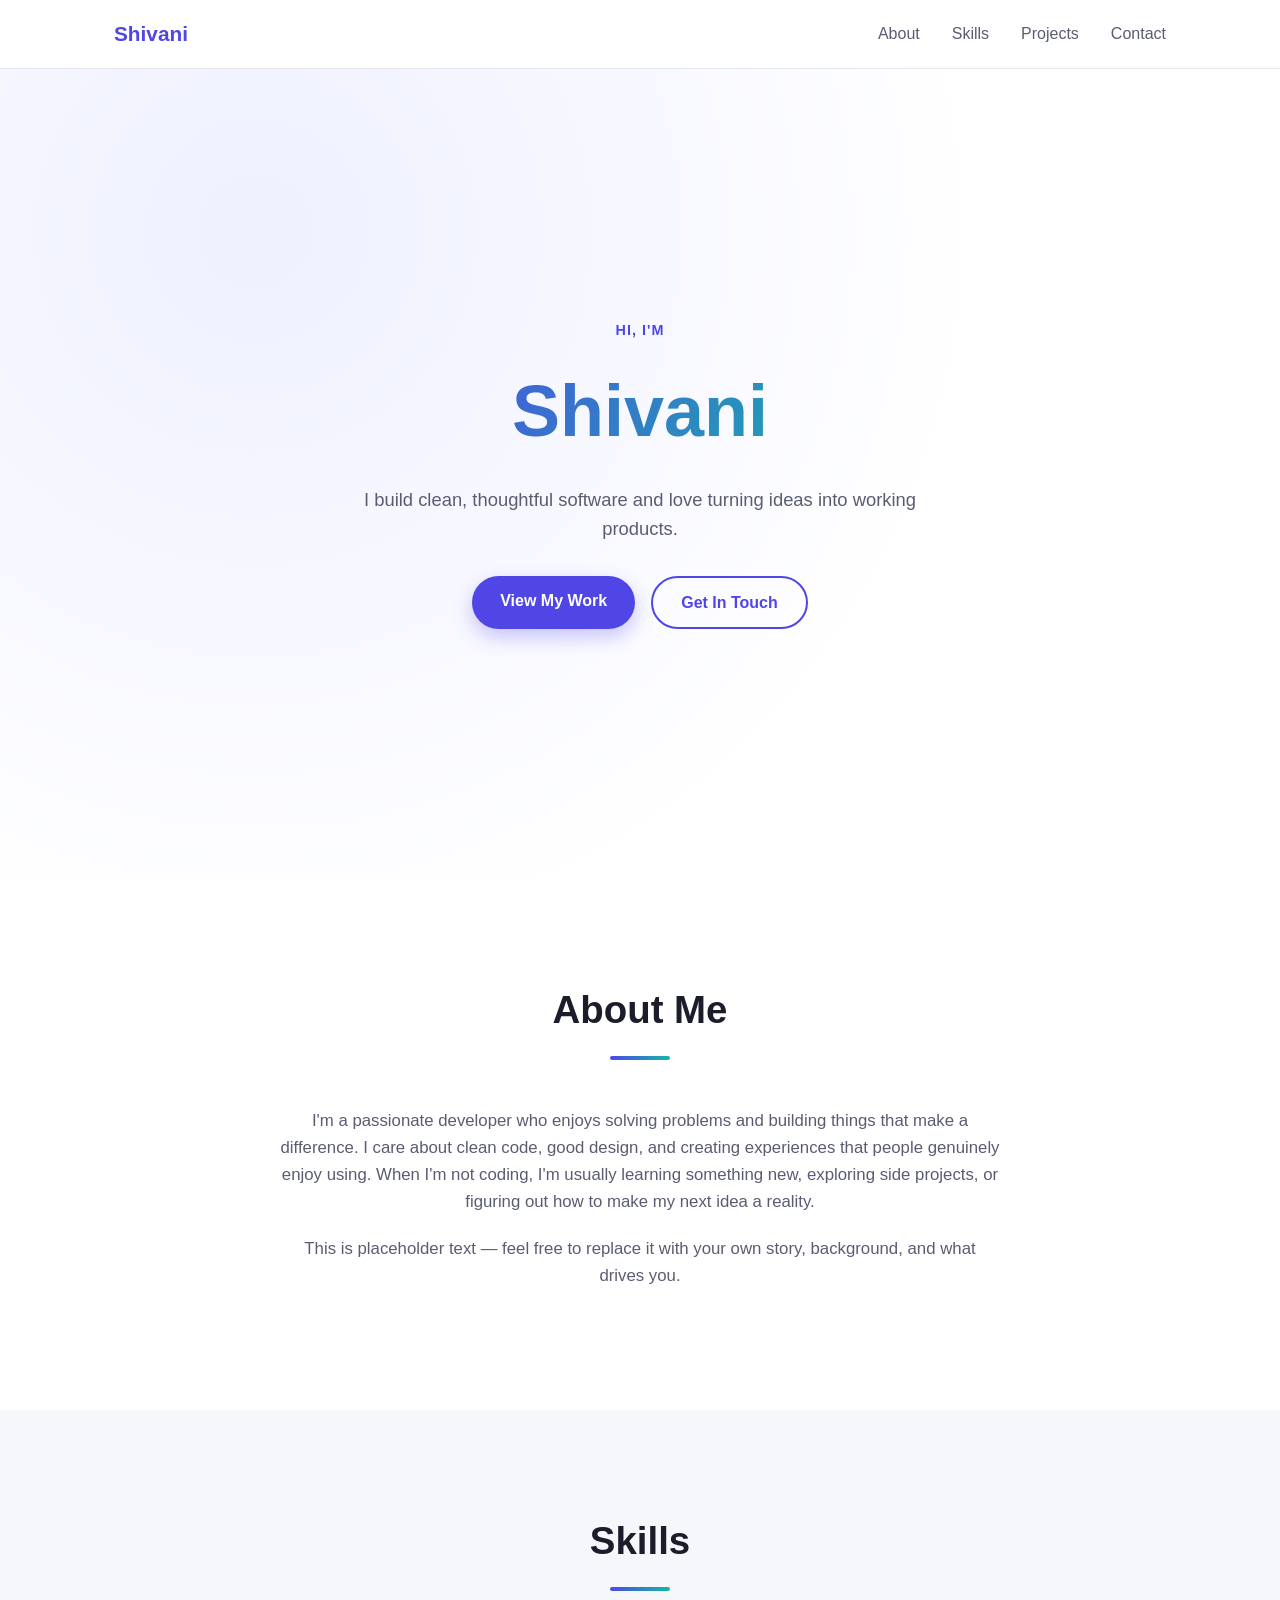
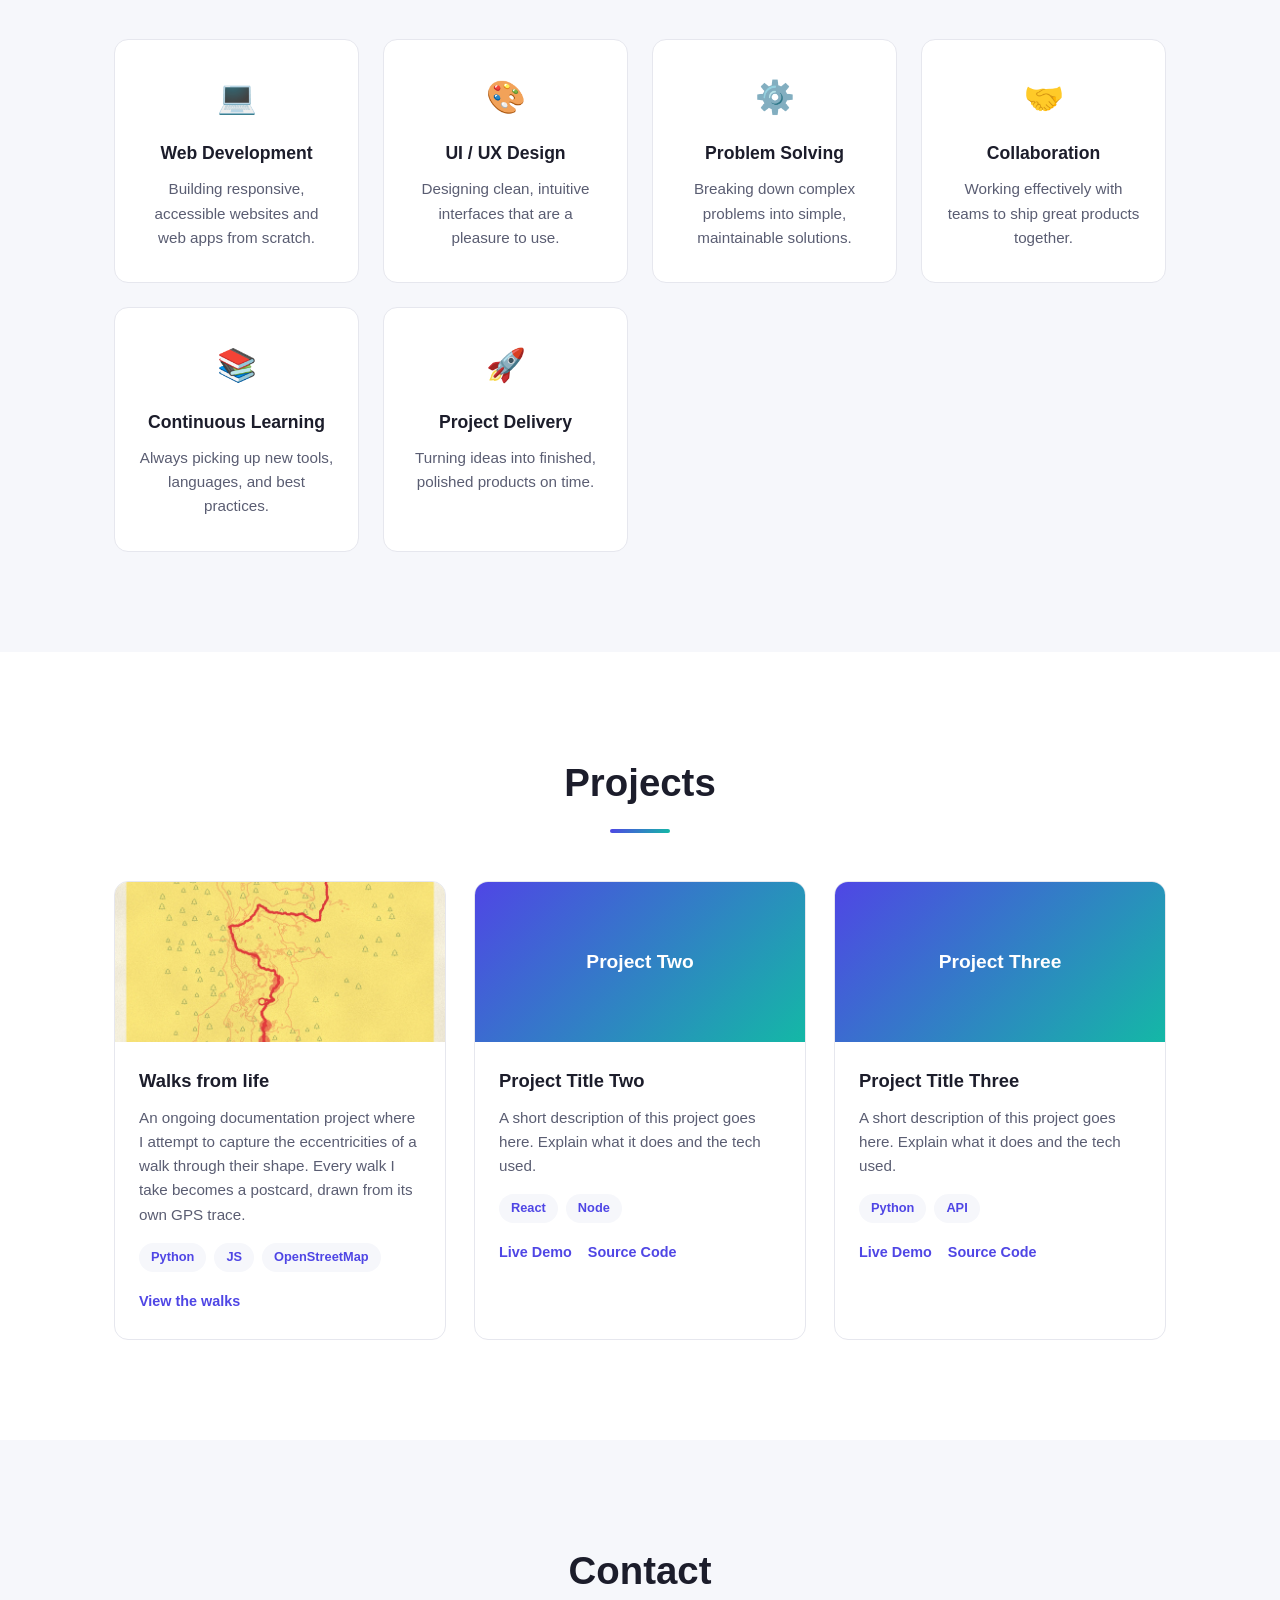
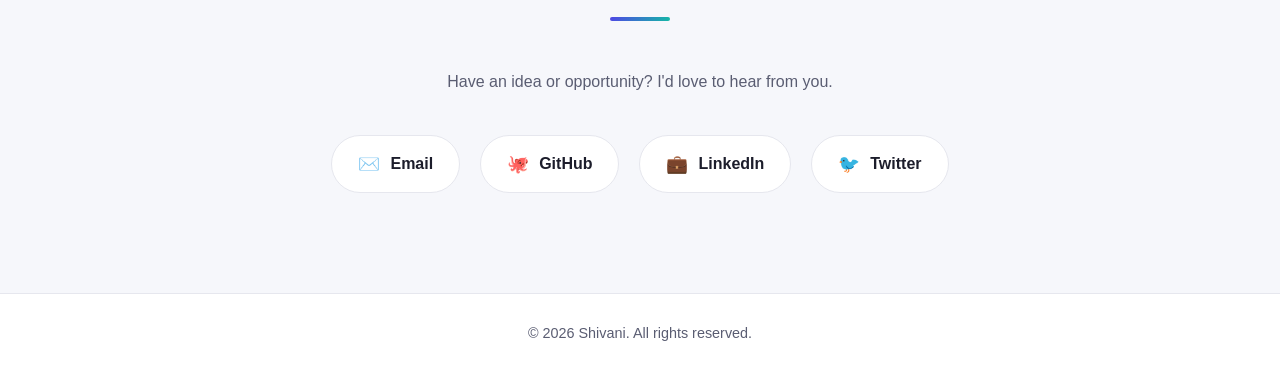
<file: index.html>
<!DOCTYPE html>
<html lang="en">
<head>
<meta charset="UTF-8">
<meta name="viewport" content="width=device-width, initial-scale=1.0">
<title>Shivani | Portfolio</title>
<link rel="stylesheet" href="style.css">
</head>
<body>

<header class="navbar">
  <div class="container nav-inner">
    <a href="#hero" class="logo">Shivani</a>
    <button class="nav-toggle" id="navToggle" aria-label="Toggle navigation" aria-expanded="false">
      <span></span>
      <span></span>
      <span></span>
    </button>
    <nav class="nav-links" id="navLinks">
      <a href="#about">About</a>
      <a href="#skills">Skills</a>
      <a href="#projects">Projects</a>
      <a href="#contact">Contact</a>
    </nav>
  </div>
</header>

<main>
  <section id="hero" class="hero">
    <div class="container hero-inner">
      <p class="hero-eyebrow">Hi, I'm</p>
      <h1 class="hero-name">Shivani</h1>
      <p class="hero-tagline">I build clean, thoughtful software and love turning ideas into working products.</p>
      <div class="hero-actions">
        <a href="#projects" class="btn btn-primary">View My Work</a>
        <a href="#contact" class="btn btn-outline">Get In Touch</a>
      </div>
    </div>
  </section>

  <section id="about" class="section">
    <div class="container">
      <h2 class="section-title">About Me</h2>
      <div class="about-content">
        <p>
          I'm a passionate developer who enjoys solving problems and building things that make a
          difference. I care about clean code, good design, and creating experiences that people
          genuinely enjoy using. When I'm not coding, I'm usually learning something new, exploring
          side projects, or figuring out how to make my next idea a reality.
        </p>
        <p>
          This is placeholder text — feel free to replace it with your own story, background,
          and what drives you.
        </p>
      </div>
    </div>
  </section>

  <section id="skills" class="section section-alt">
    <div class="container">
      <h2 class="section-title">Skills</h2>
      <div class="skills-grid">
        <div class="skill-card">
          <div class="skill-icon">💻</div>
          <h3>Web Development</h3>
          <p>Building responsive, accessible websites and web apps from scratch.</p>
        </div>
        <div class="skill-card">
          <div class="skill-icon">🎨</div>
          <h3>UI / UX Design</h3>
          <p>Designing clean, intuitive interfaces that are a pleasure to use.</p>
        </div>
        <div class="skill-card">
          <div class="skill-icon">⚙️</div>
          <h3>Problem Solving</h3>
          <p>Breaking down complex problems into simple, maintainable solutions.</p>
        </div>
        <div class="skill-card">
          <div class="skill-icon">🤝</div>
          <h3>Collaboration</h3>
          <p>Working effectively with teams to ship great products together.</p>
        </div>
        <div class="skill-card">
          <div class="skill-icon">📚</div>
          <h3>Continuous Learning</h3>
          <p>Always picking up new tools, languages, and best practices.</p>
        </div>
        <div class="skill-card">
          <div class="skill-icon">🚀</div>
          <h3>Project Delivery</h3>
          <p>Turning ideas into finished, polished products on time.</p>
        </div>
      </div>
    </div>
  </section>

  <section id="projects" class="section">
    <div class="container">
      <h2 class="section-title">Projects</h2>
      <div class="projects-grid">
        <div class="project-card">
          <div class="project-thumb" style="padding: 0;">
            <img src="assets/walks-thumb.webp"
                 alt="A postcard of a walk, its route drawn in red across a yellow map"
                 loading="lazy" decoding="async"
                 style="width: 100%; height: 100%; object-fit: cover; display: block;">
          </div>
          <div class="project-body">
            <h3>Walks from life</h3>
            <p>An ongoing documentation project where I attempt to capture the
               eccentricities of a walk through their shape. Every walk I take
               becomes a postcard, drawn from its own GPS trace.</p>
            <div class="project-tags">
              <span>Python</span>
              <span>JS</span>
              <span>OpenStreetMap</span>
            </div>
            <div class="project-links">
              <a href="https://walks-from-life.vercel.app" target="_blank" rel="noopener noreferrer" class="project-link">View the walks</a>
            </div>
          </div>
        </div>
        <div class="project-card">
          <div class="project-thumb">Project Two</div>
          <div class="project-body">
            <h3>Project Title Two</h3>
            <p>A short description of this project goes here. Explain what it does and the tech used.</p>
            <div class="project-tags">
              <span>React</span>
              <span>Node</span>
            </div>
            <div class="project-links">
              <a href="#" class="project-link">Live Demo</a>
              <a href="#" class="project-link">Source Code</a>
            </div>
          </div>
        </div>
        <div class="project-card">
          <div class="project-thumb">Project Three</div>
          <div class="project-body">
            <h3>Project Title Three</h3>
            <p>A short description of this project goes here. Explain what it does and the tech used.</p>
            <div class="project-tags">
              <span>Python</span>
              <span>API</span>
            </div>
            <div class="project-links">
              <a href="#" class="project-link">Live Demo</a>
              <a href="#" class="project-link">Source Code</a>
            </div>
          </div>
        </div>
      </div>
    </div>
  </section>

  <section id="contact" class="section section-alt">
    <div class="container">
      <h2 class="section-title">Contact</h2>
      <p class="contact-intro">Have an idea or opportunity? I'd love to hear from you.</p>
      <div class="contact-links">
        <a href="mailto:shubhisingh47@gmail.com" class="contact-link">
          <span class="contact-icon">✉️</span> Email
        </a>
        <a href="https://github.com/Shivanigans" target="_blank" rel="noopener noreferrer" class="contact-link">
          <span class="contact-icon">🐙</span> GitHub
        </a>
        <a href="https://www.linkedin.com/" target="_blank" rel="noopener noreferrer" class="contact-link">
          <span class="contact-icon">💼</span> LinkedIn
        </a>
        <a href="https://twitter.com/" target="_blank" rel="noopener noreferrer" class="contact-link">
          <span class="contact-icon">🐦</span> Twitter
        </a>
      </div>
    </div>
  </section>
</main>

<footer class="footer">
  <div class="container">
    <p>&copy; <span id="year"></span> Shivani. All rights reserved.</p>
  </div>
</footer>

<button id="backToTop" class="back-to-top" aria-label="Back to top">↑</button>

<script src="script.js"></script>
</body>
</html>
</file>
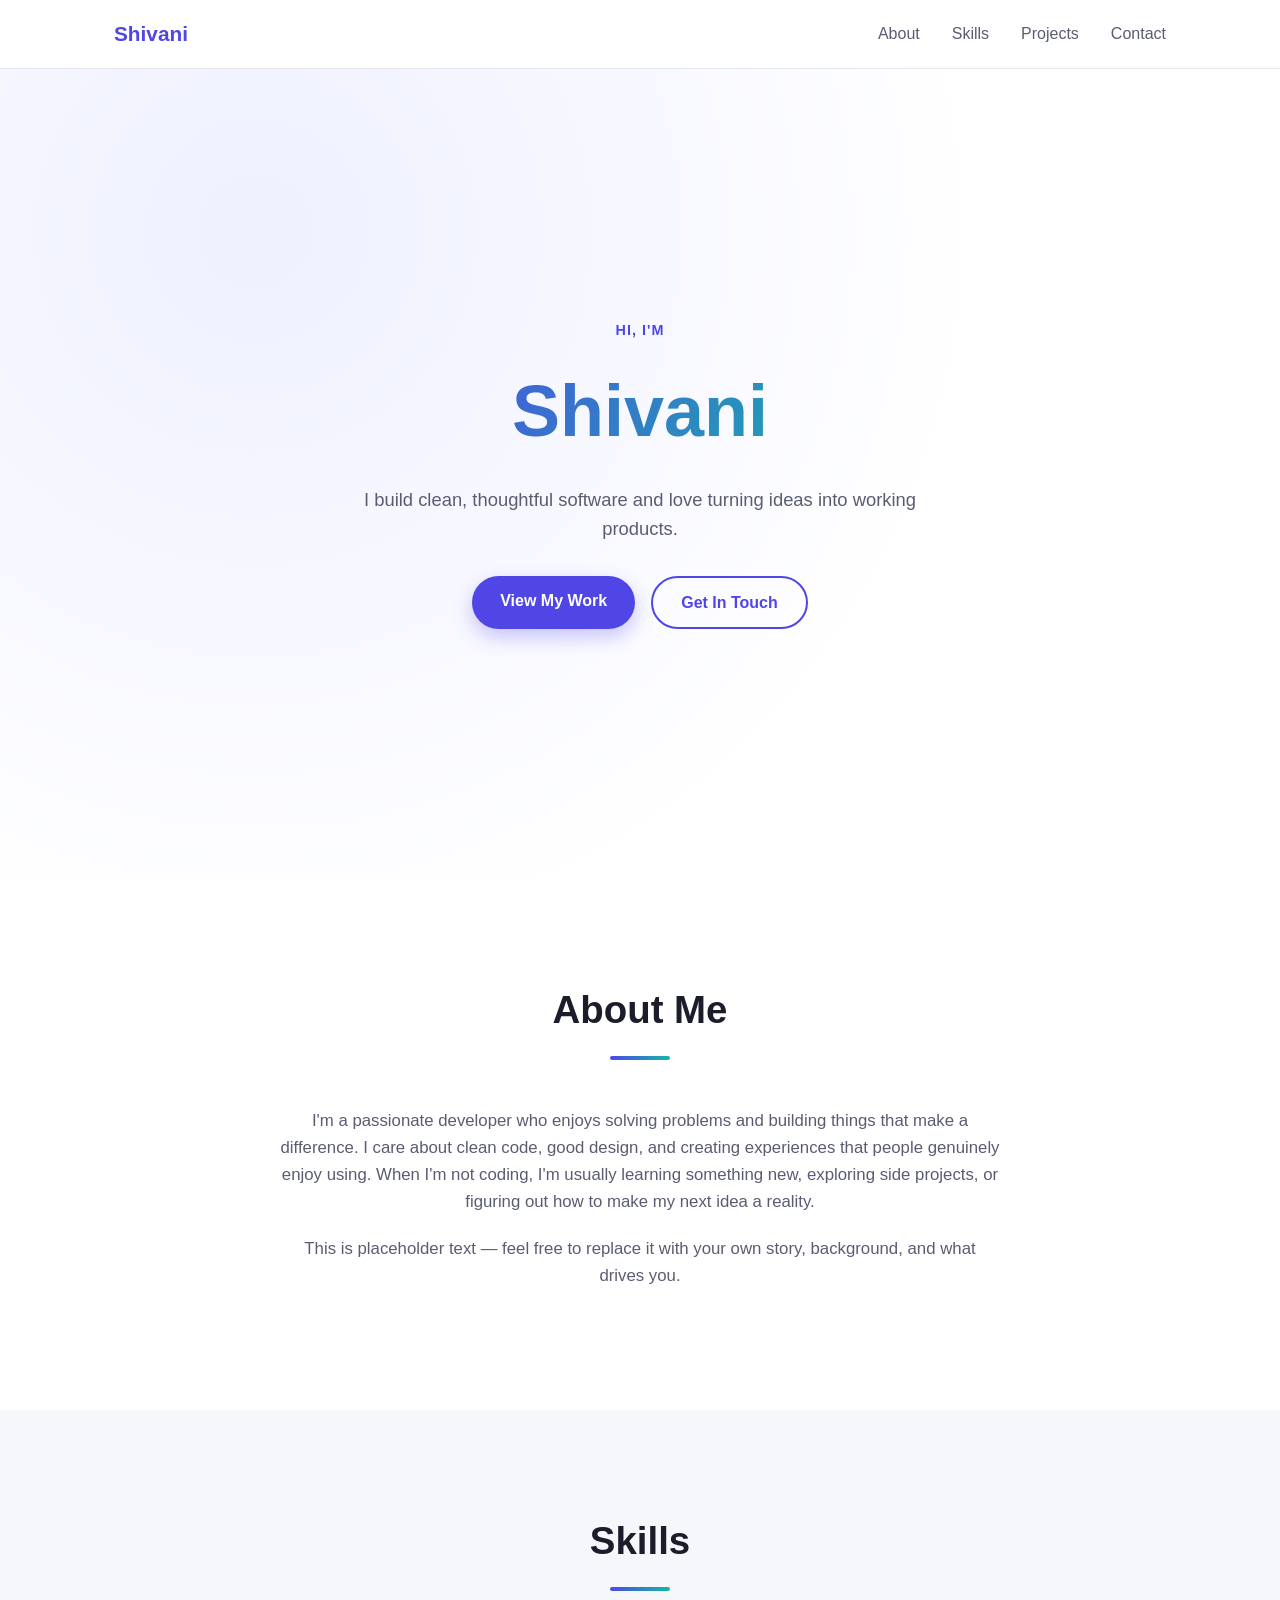
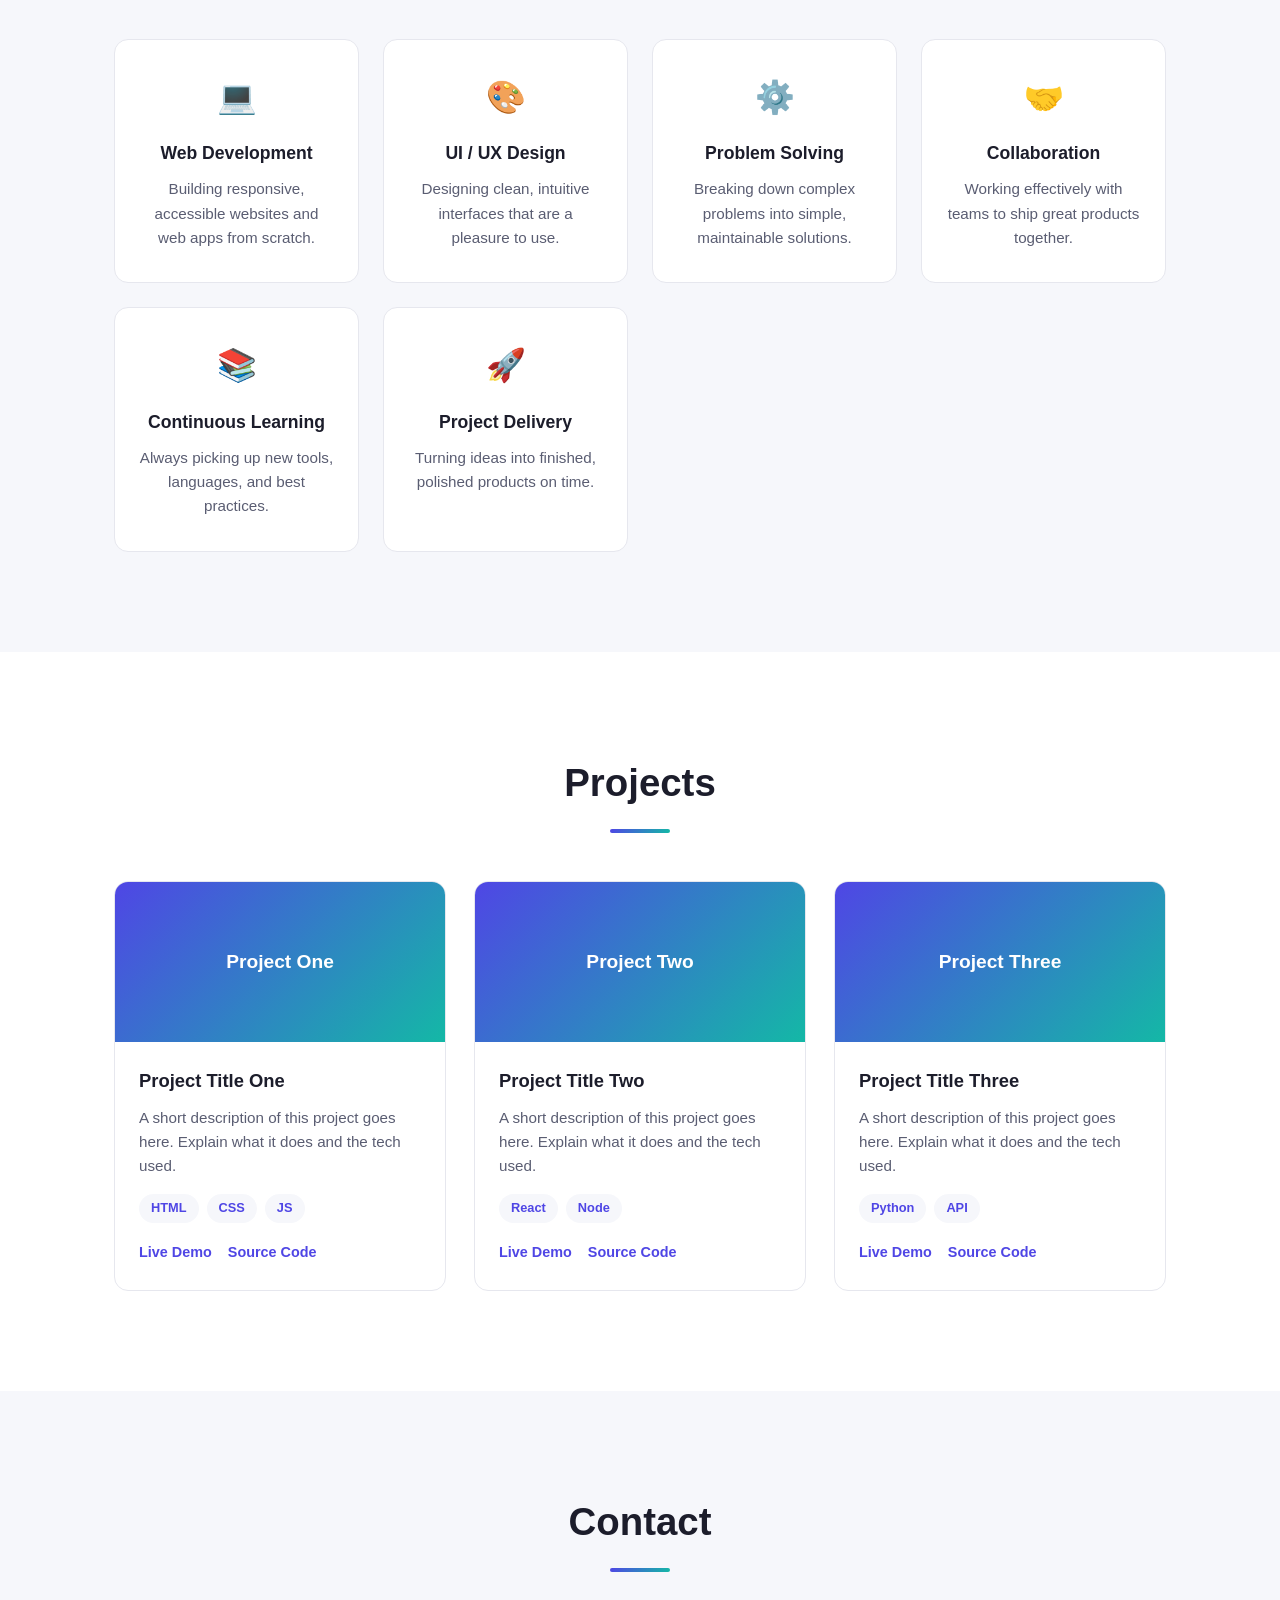
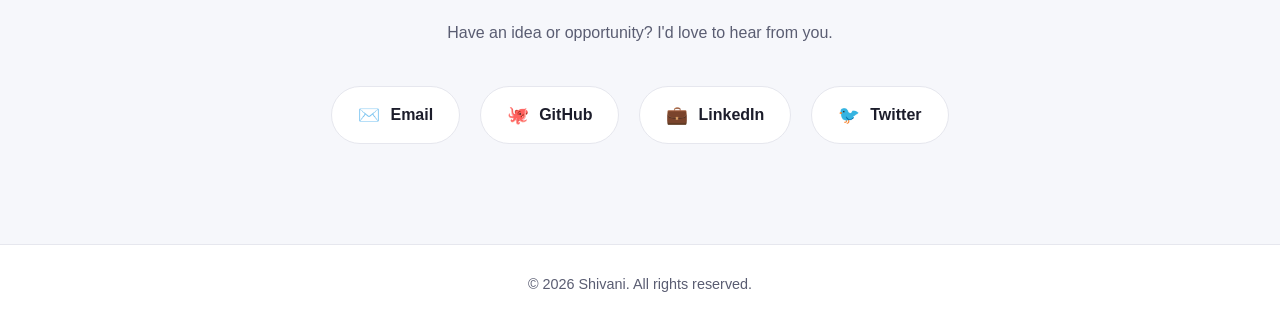
<file: portfolio/index.html>
<!DOCTYPE html>
<html lang="en">
<head>
<meta charset="UTF-8">
<meta name="viewport" content="width=device-width, initial-scale=1.0">
<title>Shivani | Portfolio</title>
<link rel="stylesheet" href="style.css">
</head>
<body>

<header class="navbar">
  <div class="container nav-inner">
    <a href="#hero" class="logo">Shivani</a>
    <button class="nav-toggle" id="navToggle" aria-label="Toggle navigation" aria-expanded="false">
      <span></span>
      <span></span>
      <span></span>
    </button>
    <nav class="nav-links" id="navLinks">
      <a href="#about">About</a>
      <a href="#skills">Skills</a>
      <a href="#projects">Projects</a>
      <a href="#contact">Contact</a>
    </nav>
  </div>
</header>

<main>
  <section id="hero" class="hero">
    <div class="container hero-inner">
      <p class="hero-eyebrow">Hi, I'm</p>
      <h1 class="hero-name">Shivani</h1>
      <p class="hero-tagline">I build clean, thoughtful software and love turning ideas into working products.</p>
      <div class="hero-actions">
        <a href="#projects" class="btn btn-primary">View My Work</a>
        <a href="#contact" class="btn btn-outline">Get In Touch</a>
      </div>
    </div>
  </section>

  <section id="about" class="section">
    <div class="container">
      <h2 class="section-title">About Me</h2>
      <div class="about-content">
        <p>
          I'm a passionate developer who enjoys solving problems and building things that make a
          difference. I care about clean code, good design, and creating experiences that people
          genuinely enjoy using. When I'm not coding, I'm usually learning something new, exploring
          side projects, or figuring out how to make my next idea a reality.
        </p>
        <p>
          This is placeholder text — feel free to replace it with your own story, background,
          and what drives you.
        </p>
      </div>
    </div>
  </section>

  <section id="skills" class="section section-alt">
    <div class="container">
      <h2 class="section-title">Skills</h2>
      <div class="skills-grid">
        <div class="skill-card">
          <div class="skill-icon">💻</div>
          <h3>Web Development</h3>
          <p>Building responsive, accessible websites and web apps from scratch.</p>
        </div>
        <div class="skill-card">
          <div class="skill-icon">🎨</div>
          <h3>UI / UX Design</h3>
          <p>Designing clean, intuitive interfaces that are a pleasure to use.</p>
        </div>
        <div class="skill-card">
          <div class="skill-icon">⚙️</div>
          <h3>Problem Solving</h3>
          <p>Breaking down complex problems into simple, maintainable solutions.</p>
        </div>
        <div class="skill-card">
          <div class="skill-icon">🤝</div>
          <h3>Collaboration</h3>
          <p>Working effectively with teams to ship great products together.</p>
        </div>
        <div class="skill-card">
          <div class="skill-icon">📚</div>
          <h3>Continuous Learning</h3>
          <p>Always picking up new tools, languages, and best practices.</p>
        </div>
        <div class="skill-card">
          <div class="skill-icon">🚀</div>
          <h3>Project Delivery</h3>
          <p>Turning ideas into finished, polished products on time.</p>
        </div>
      </div>
    </div>
  </section>

  <section id="projects" class="section">
    <div class="container">
      <h2 class="section-title">Projects</h2>
      <div class="projects-grid">
        <div class="project-card">
          <div class="project-thumb">Project One</div>
          <div class="project-body">
            <h3>Project Title One</h3>
            <p>A short description of this project goes here. Explain what it does and the tech used.</p>
            <div class="project-tags">
              <span>HTML</span>
              <span>CSS</span>
              <span>JS</span>
            </div>
            <div class="project-links">
              <a href="#" class="project-link">Live Demo</a>
              <a href="#" class="project-link">Source Code</a>
            </div>
          </div>
        </div>
        <div class="project-card">
          <div class="project-thumb">Project Two</div>
          <div class="project-body">
            <h3>Project Title Two</h3>
            <p>A short description of this project goes here. Explain what it does and the tech used.</p>
            <div class="project-tags">
              <span>React</span>
              <span>Node</span>
            </div>
            <div class="project-links">
              <a href="#" class="project-link">Live Demo</a>
              <a href="#" class="project-link">Source Code</a>
            </div>
          </div>
        </div>
        <div class="project-card">
          <div class="project-thumb">Project Three</div>
          <div class="project-body">
            <h3>Project Title Three</h3>
            <p>A short description of this project goes here. Explain what it does and the tech used.</p>
            <div class="project-tags">
              <span>Python</span>
              <span>API</span>
            </div>
            <div class="project-links">
              <a href="#" class="project-link">Live Demo</a>
              <a href="#" class="project-link">Source Code</a>
            </div>
          </div>
        </div>
      </div>
    </div>
  </section>

  <section id="contact" class="section section-alt">
    <div class="container">
      <h2 class="section-title">Contact</h2>
      <p class="contact-intro">Have an idea or opportunity? I'd love to hear from you.</p>
      <div class="contact-links">
        <a href="mailto:shubhisingh47@gmail.com" class="contact-link">
          <span class="contact-icon">✉️</span> Email
        </a>
        <a href="https://github.com/Shivanigans" target="_blank" rel="noopener noreferrer" class="contact-link">
          <span class="contact-icon">🐙</span> GitHub
        </a>
        <a href="https://www.linkedin.com/" target="_blank" rel="noopener noreferrer" class="contact-link">
          <span class="contact-icon">💼</span> LinkedIn
        </a>
        <a href="https://twitter.com/" target="_blank" rel="noopener noreferrer" class="contact-link">
          <span class="contact-icon">🐦</span> Twitter
        </a>
      </div>
    </div>
  </section>
</main>

<footer class="footer">
  <div class="container">
    <p>&copy; <span id="year"></span> Shivani. All rights reserved.</p>
  </div>
</footer>

<button id="backToTop" class="back-to-top" aria-label="Back to top">↑</button>

<script src="script.js"></script>
</body>
</html>
</file>
<file: style.css>
:root {
  --color-bg: #ffffff;
  --color-bg-alt: #f6f7fb;
  --color-text: #1c1d2b;
  --color-text-muted: #5a5d72;
  --color-primary: #4f46e5;
  --color-primary-dark: #4338ca;
  --color-accent: #14b8a6;
  --color-border: #e6e7ee;
  --max-width: 1100px;
  --radius: 14px;
  --shadow: 0 10px 30px rgba(20, 20, 43, 0.08);
  --transition: 0.25s ease;
}

* {
  box-sizing: border-box;
  margin: 0;
  padding: 0;
}

html {
  scroll-behavior: smooth;
}

body {
  font-family: "Segoe UI", Roboto, Helvetica, Arial, sans-serif;
  color: var(--color-text);
  background-color: var(--color-bg);
  line-height: 1.6;
}

.container {
  max-width: var(--max-width);
  margin: 0 auto;
  padding: 0 24px;
}

a {
  text-decoration: none;
  color: inherit;
}

img {
  max-width: 100%;
  display: block;
}

/* Navbar */
.navbar {
  position: sticky;
  top: 0;
  z-index: 100;
  background: rgba(255, 255, 255, 0.85);
  backdrop-filter: blur(10px);
  border-bottom: 1px solid var(--color-border);
}

.nav-inner {
  display: flex;
  align-items: center;
  justify-content: space-between;
  height: 68px;
}

.logo {
  font-weight: 700;
  font-size: 1.3rem;
  color: var(--color-primary);
}

.nav-links {
  display: flex;
  gap: 32px;
}

.nav-links a {
  font-weight: 500;
  color: var(--color-text-muted);
  transition: color var(--transition);
}

.nav-links a:hover {
  color: var(--color-primary);
}

.nav-toggle {
  display: none;
  flex-direction: column;
  justify-content: space-between;
  width: 26px;
  height: 20px;
  background: none;
  border: none;
  cursor: pointer;
  padding: 0;
}

.nav-toggle span {
  display: block;
  height: 2px;
  width: 100%;
  background: var(--color-text);
  border-radius: 2px;
  transition: transform var(--transition), opacity var(--transition);
}

/* Hero */
.hero {
  min-height: 90vh;
  display: flex;
  align-items: center;
  background: radial-gradient(circle at 20% 20%, #eef0ff 0%, var(--color-bg) 60%);
}

.hero-inner {
  text-align: center;
  padding-top: 60px;
  padding-bottom: 60px;
}

.hero-eyebrow {
  color: var(--color-primary);
  font-weight: 600;
  letter-spacing: 1px;
  text-transform: uppercase;
  font-size: 0.9rem;
  margin-bottom: 12px;
}

.hero-name {
  font-size: clamp(2.5rem, 6vw, 4.5rem);
  font-weight: 800;
  margin-bottom: 16px;
  background: linear-gradient(120deg, var(--color-primary), var(--color-accent));
  -webkit-background-clip: text;
  background-clip: text;
  color: transparent;
}

.hero-tagline {
  max-width: 600px;
  margin: 0 auto 32px;
  font-size: 1.15rem;
  color: var(--color-text-muted);
}

.hero-actions {
  display: flex;
  gap: 16px;
  justify-content: center;
  flex-wrap: wrap;
}

.btn {
  display: inline-block;
  padding: 12px 28px;
  border-radius: 999px;
  font-weight: 600;
  transition: transform var(--transition), box-shadow var(--transition), background var(--transition);
}

.btn-primary {
  background: var(--color-primary);
  color: #fff;
  box-shadow: 0 8px 20px rgba(79, 70, 229, 0.3);
}

.btn-primary:hover {
  background: var(--color-primary-dark);
  transform: translateY(-2px);
}

.btn-outline {
  border: 2px solid var(--color-primary);
  color: var(--color-primary);
}

.btn-outline:hover {
  background: var(--color-primary);
  color: #fff;
  transform: translateY(-2px);
}

/* Sections */
.section {
  padding: 100px 0;
}

.section-alt {
  background: var(--color-bg-alt);
}

.section-title {
  font-size: clamp(1.8rem, 4vw, 2.4rem);
  font-weight: 700;
  text-align: center;
  margin-bottom: 48px;
  position: relative;
}

.section-title::after {
  content: "";
  display: block;
  width: 60px;
  height: 4px;
  background: linear-gradient(120deg, var(--color-primary), var(--color-accent));
  margin: 16px auto 0;
  border-radius: 4px;
}

/* About */
.about-content {
  max-width: 720px;
  margin: 0 auto;
  text-align: center;
  color: var(--color-text-muted);
}

.about-content p {
  margin-bottom: 20px;
  font-size: 1.05rem;
}

/* Skills */
.skills-grid {
  display: grid;
  grid-template-columns: repeat(auto-fit, minmax(220px, 1fr));
  gap: 24px;
}

.skill-card {
  background: var(--color-bg);
  border: 1px solid var(--color-border);
  border-radius: var(--radius);
  padding: 32px 24px;
  text-align: center;
  transition: transform var(--transition), box-shadow var(--transition);
}

.skill-card:hover {
  transform: translateY(-6px);
  box-shadow: var(--shadow);
}

.skill-icon {
  font-size: 2rem;
  margin-bottom: 16px;
}

.skill-card h3 {
  font-size: 1.1rem;
  margin-bottom: 10px;
}

.skill-card p {
  color: var(--color-text-muted);
  font-size: 0.95rem;
}

/* Projects */
.projects-grid {
  display: grid;
  grid-template-columns: repeat(auto-fit, minmax(280px, 1fr));
  gap: 28px;
}

.project-card {
  background: var(--color-bg);
  border: 1px solid var(--color-border);
  border-radius: var(--radius);
  overflow: hidden;
  transition: transform var(--transition), box-shadow var(--transition);
}

.project-card:hover {
  transform: translateY(-6px);
  box-shadow: var(--shadow);
}

.project-thumb {
  height: 160px;
  background: linear-gradient(135deg, var(--color-primary), var(--color-accent));
  color: #fff;
  display: flex;
  align-items: center;
  justify-content: center;
  font-weight: 700;
  font-size: 1.2rem;
}

.project-body {
  padding: 24px;
}

.project-body h3 {
  margin-bottom: 10px;
  font-size: 1.15rem;
}

.project-body p {
  color: var(--color-text-muted);
  font-size: 0.95rem;
  margin-bottom: 16px;
}

.project-tags {
  display: flex;
  gap: 8px;
  flex-wrap: wrap;
  margin-bottom: 18px;
}

.project-tags span {
  background: var(--color-bg-alt);
  color: var(--color-primary);
  font-size: 0.8rem;
  font-weight: 600;
  padding: 4px 12px;
  border-radius: 999px;
}

.project-links {
  display: flex;
  gap: 16px;
}

.project-link {
  font-weight: 600;
  color: var(--color-primary);
  font-size: 0.9rem;
  border-bottom: 2px solid transparent;
  transition: border-color var(--transition);
}

.project-link:hover {
  border-color: var(--color-primary);
}

/* Contact */
.contact-intro {
  text-align: center;
  color: var(--color-text-muted);
  max-width: 500px;
  margin: 0 auto 40px;
}

.contact-links {
  display: flex;
  justify-content: center;
  flex-wrap: wrap;
  gap: 20px;
}

.contact-link {
  display: flex;
  align-items: center;
  gap: 10px;
  background: var(--color-bg);
  border: 1px solid var(--color-border);
  padding: 14px 26px;
  border-radius: 999px;
  font-weight: 600;
  transition: transform var(--transition), box-shadow var(--transition), color var(--transition);
}

.contact-link:hover {
  transform: translateY(-4px);
  box-shadow: var(--shadow);
  color: var(--color-primary);
}

.contact-icon {
  font-size: 1.1rem;
}

/* Footer */
.footer {
  padding: 28px 0 32px;
  text-align: center;
  color: var(--color-text-muted);
  font-size: 0.9rem;
  border-top: 1px solid var(--color-border);
}

.footer-inner {
  display: flex;
  flex-direction: column;
  align-items: center;
  gap: 10px;
}

/* Cookie jar */
.cookie-jar-section {
  display: flex;
  align-items: flex-end;
  justify-content: center;
  gap: 4px;
  margin-bottom: 4px;
}

.cookie-jar-note {
  display: flex;
  align-items: flex-start;
  gap: 2px;
  padding-bottom: 42px;
}

.cookie-jar-hint {
  font-family: "Instrument Serif", Georgia, serif;
  font-size: 1.35rem;
  font-weight: 400;
  line-height: 1.35;
  color: var(--color-text);
  text-align: right;
  max-width: 220px;
}

.cookie-jar-arrow {
  flex-shrink: 0;
  margin-top: 6px;
}

.cookie-jar {
  position: relative;
  width: 130px;
}

.cookie-jar-svg {
  width: 100%;
  height: auto;
  display: block;
  overflow: visible;
}

.jar-body {
  fill: #f3dd57;
  stroke: #f9ea8d;
  stroke-width: 1.5;
}

.jar-highlight {
  fill: none;
  stroke: #f9ea8d;
  stroke-width: 3;
}

.jar-lid-dome {
  fill: #ff00b3;
  stroke: #fd82b8;
  stroke-width: 1.5;
  transition: transform 0.25s ease;
  transform-origin: 69px 26px;
}

.jar-lid-collar {
  fill: #fd82b8;
  stroke: #fd82b8;
  stroke-width: 1.5;
}

.cookie-jar:hover .jar-lid-dome {
  transform: translateY(-3px) rotate(-4deg);
}

.cookie-body {
  fill: #dda751;
  stroke: #dda751;
  stroke-width: 2;
}

.cookie-chip {
  fill: #6f510e;
  stroke: #6f510e;
  stroke-width: 1;
}

.cookie {
  cursor: pointer;
  transition: transform 0.2s ease;
  transform-box: fill-box;
  transform-origin: center;
}

.cookie:hover {
  transform: scale(1.12) translateY(-2px);
}

.cookie:focus {
  outline: none;
}

.cookie:focus-visible .cookie-body {
  stroke: var(--color-primary);
  stroke-width: 3.5;
}

.cookie.taken {
  animation: cookie-taken 0.5s ease forwards;
  pointer-events: none;
}

@keyframes cookie-taken {
  0% {
    transform: translateY(0) scale(1) rotate(0deg);
    opacity: 1;
  }
  100% {
    transform: translateY(-70px) scale(0.4) rotate(50deg);
    opacity: 0;
  }
}

.jar-refill[hidden] {
  display: none;
}

.jar-refill {
  display: block;
  margin: 10px auto 0;
  background: none;
  border: 1px solid var(--color-border);
  color: var(--color-primary);
  font-weight: 600;
  font-size: 0.8rem;
  padding: 6px 16px;
  border-radius: 999px;
  cursor: pointer;
  transition: background var(--transition), color var(--transition);
}

.jar-refill:hover {
  background: var(--color-primary);
  color: #fff;
}

.cookie-toast {
  min-height: 20px;
  margin-top: 4px;
  font-size: 0.85rem;
  font-weight: 600;
  color: var(--color-primary);
  opacity: 0;
  transform: translateY(4px);
  transition: opacity 0.3s ease, transform 0.3s ease;
}

.cookie-toast.visible {
  opacity: 1;
  transform: translateY(0);
}

@media (max-width: 560px) {
  .cookie-jar-section {
    flex-direction: column;
    align-items: center;
  }

  .cookie-jar-note {
    flex-direction: column;
    align-items: center;
    padding-bottom: 0;
  }

  .cookie-jar-hint {
    text-align: center;
    max-width: none;
  }

  .cookie-jar-arrow {
    display: none;
  }
}

/* Back to top */
.back-to-top {
  position: fixed;
  bottom: 28px;
  right: 28px;
  width: 46px;
  height: 46px;
  border-radius: 50%;
  border: none;
  background: var(--color-primary);
  color: #fff;
  font-size: 1.2rem;
  cursor: pointer;
  box-shadow: var(--shadow);
  opacity: 0;
  visibility: hidden;
  transform: translateY(10px);
  transition: opacity var(--transition), transform var(--transition), background var(--transition);
  z-index: 90;
}

.back-to-top.visible {
  opacity: 1;
  visibility: visible;
  transform: translateY(0);
}

.back-to-top:hover {
  background: var(--color-primary-dark);
}

/* Responsive */
@media (max-width: 768px) {
  .nav-toggle {
    display: flex;
  }

  .nav-links {
    position: absolute;
    top: 68px;
    left: 0;
    right: 0;
    background: var(--color-bg);
    flex-direction: column;
    gap: 0;
    border-bottom: 1px solid var(--color-border);
    transform: translateY(-150%);
    transition: transform var(--transition);
  }

  .nav-links.open {
    transform: translateY(0);
  }

  .nav-links a {
    padding: 16px 24px;
    border-top: 1px solid var(--color-border);
  }

  .section {
    padding: 70px 0;
  }
}
</file>
<file: portfolio/style.css>
:root {
  --color-bg: #ffffff;
  --color-bg-alt: #f6f7fb;
  --color-text: #1c1d2b;
  --color-text-muted: #5a5d72;
  --color-primary: #4f46e5;
  --color-primary-dark: #4338ca;
  --color-accent: #14b8a6;
  --color-border: #e6e7ee;
  --max-width: 1100px;
  --radius: 14px;
  --shadow: 0 10px 30px rgba(20, 20, 43, 0.08);
  --transition: 0.25s ease;
}

* {
  box-sizing: border-box;
  margin: 0;
  padding: 0;
}

html {
  scroll-behavior: smooth;
}

body {
  font-family: "Segoe UI", Roboto, Helvetica, Arial, sans-serif;
  color: var(--color-text);
  background-color: var(--color-bg);
  line-height: 1.6;
}

.container {
  max-width: var(--max-width);
  margin: 0 auto;
  padding: 0 24px;
}

a {
  text-decoration: none;
  color: inherit;
}

img {
  max-width: 100%;
  display: block;
}

/* Navbar */
.navbar {
  position: sticky;
  top: 0;
  z-index: 100;
  background: rgba(255, 255, 255, 0.85);
  backdrop-filter: blur(10px);
  border-bottom: 1px solid var(--color-border);
}

.nav-inner {
  display: flex;
  align-items: center;
  justify-content: space-between;
  height: 68px;
}

.logo {
  font-weight: 700;
  font-size: 1.3rem;
  color: var(--color-primary);
}

.nav-links {
  display: flex;
  gap: 32px;
}

.nav-links a {
  font-weight: 500;
  color: var(--color-text-muted);
  transition: color var(--transition);
}

.nav-links a:hover {
  color: var(--color-primary);
}

.nav-toggle {
  display: none;
  flex-direction: column;
  justify-content: space-between;
  width: 26px;
  height: 20px;
  background: none;
  border: none;
  cursor: pointer;
  padding: 0;
}

.nav-toggle span {
  display: block;
  height: 2px;
  width: 100%;
  background: var(--color-text);
  border-radius: 2px;
  transition: transform var(--transition), opacity var(--transition);
}

/* Hero */
.hero {
  min-height: 90vh;
  display: flex;
  align-items: center;
  background: radial-gradient(circle at 20% 20%, #eef0ff 0%, var(--color-bg) 60%);
}

.hero-inner {
  text-align: center;
  padding-top: 60px;
  padding-bottom: 60px;
}

.hero-eyebrow {
  color: var(--color-primary);
  font-weight: 600;
  letter-spacing: 1px;
  text-transform: uppercase;
  font-size: 0.9rem;
  margin-bottom: 12px;
}

.hero-name {
  font-size: clamp(2.5rem, 6vw, 4.5rem);
  font-weight: 800;
  margin-bottom: 16px;
  background: linear-gradient(120deg, var(--color-primary), var(--color-accent));
  -webkit-background-clip: text;
  background-clip: text;
  color: transparent;
}

.hero-tagline {
  max-width: 600px;
  margin: 0 auto 32px;
  font-size: 1.15rem;
  color: var(--color-text-muted);
}

.hero-actions {
  display: flex;
  gap: 16px;
  justify-content: center;
  flex-wrap: wrap;
}

.btn {
  display: inline-block;
  padding: 12px 28px;
  border-radius: 999px;
  font-weight: 600;
  transition: transform var(--transition), box-shadow var(--transition), background var(--transition);
}

.btn-primary {
  background: var(--color-primary);
  color: #fff;
  box-shadow: 0 8px 20px rgba(79, 70, 229, 0.3);
}

.btn-primary:hover {
  background: var(--color-primary-dark);
  transform: translateY(-2px);
}

.btn-outline {
  border: 2px solid var(--color-primary);
  color: var(--color-primary);
}

.btn-outline:hover {
  background: var(--color-primary);
  color: #fff;
  transform: translateY(-2px);
}

/* Sections */
.section {
  padding: 100px 0;
}

.section-alt {
  background: var(--color-bg-alt);
}

.section-title {
  font-size: clamp(1.8rem, 4vw, 2.4rem);
  font-weight: 700;
  text-align: center;
  margin-bottom: 48px;
  position: relative;
}

.section-title::after {
  content: "";
  display: block;
  width: 60px;
  height: 4px;
  background: linear-gradient(120deg, var(--color-primary), var(--color-accent));
  margin: 16px auto 0;
  border-radius: 4px;
}

/* About */
.about-content {
  max-width: 720px;
  margin: 0 auto;
  text-align: center;
  color: var(--color-text-muted);
}

.about-content p {
  margin-bottom: 20px;
  font-size: 1.05rem;
}

/* Skills */
.skills-grid {
  display: grid;
  grid-template-columns: repeat(auto-fit, minmax(220px, 1fr));
  gap: 24px;
}

.skill-card {
  background: var(--color-bg);
  border: 1px solid var(--color-border);
  border-radius: var(--radius);
  padding: 32px 24px;
  text-align: center;
  transition: transform var(--transition), box-shadow var(--transition);
}

.skill-card:hover {
  transform: translateY(-6px);
  box-shadow: var(--shadow);
}

.skill-icon {
  font-size: 2rem;
  margin-bottom: 16px;
}

.skill-card h3 {
  font-size: 1.1rem;
  margin-bottom: 10px;
}

.skill-card p {
  color: var(--color-text-muted);
  font-size: 0.95rem;
}

/* Projects */
.projects-grid {
  display: grid;
  grid-template-columns: repeat(auto-fit, minmax(280px, 1fr));
  gap: 28px;
}

.project-card {
  background: var(--color-bg);
  border: 1px solid var(--color-border);
  border-radius: var(--radius);
  overflow: hidden;
  transition: transform var(--transition), box-shadow var(--transition);
}

.project-card:hover {
  transform: translateY(-6px);
  box-shadow: var(--shadow);
}

.project-thumb {
  height: 160px;
  background: linear-gradient(135deg, var(--color-primary), var(--color-accent));
  color: #fff;
  display: flex;
  align-items: center;
  justify-content: center;
  font-weight: 700;
  font-size: 1.2rem;
}

.project-body {
  padding: 24px;
}

.project-body h3 {
  margin-bottom: 10px;
  font-size: 1.15rem;
}

.project-body p {
  color: var(--color-text-muted);
  font-size: 0.95rem;
  margin-bottom: 16px;
}

.project-tags {
  display: flex;
  gap: 8px;
  flex-wrap: wrap;
  margin-bottom: 18px;
}

.project-tags span {
  background: var(--color-bg-alt);
  color: var(--color-primary);
  font-size: 0.8rem;
  font-weight: 600;
  padding: 4px 12px;
  border-radius: 999px;
}

.project-links {
  display: flex;
  gap: 16px;
}

.project-link {
  font-weight: 600;
  color: var(--color-primary);
  font-size: 0.9rem;
  border-bottom: 2px solid transparent;
  transition: border-color var(--transition);
}

.project-link:hover {
  border-color: var(--color-primary);
}

/* Contact */
.contact-intro {
  text-align: center;
  color: var(--color-text-muted);
  max-width: 500px;
  margin: 0 auto 40px;
}

.contact-links {
  display: flex;
  justify-content: center;
  flex-wrap: wrap;
  gap: 20px;
}

.contact-link {
  display: flex;
  align-items: center;
  gap: 10px;
  background: var(--color-bg);
  border: 1px solid var(--color-border);
  padding: 14px 26px;
  border-radius: 999px;
  font-weight: 600;
  transition: transform var(--transition), box-shadow var(--transition), color var(--transition);
}

.contact-link:hover {
  transform: translateY(-4px);
  box-shadow: var(--shadow);
  color: var(--color-primary);
}

.contact-icon {
  font-size: 1.1rem;
}

/* Footer */
.footer {
  padding: 28px 0;
  text-align: center;
  color: var(--color-text-muted);
  font-size: 0.9rem;
  border-top: 1px solid var(--color-border);
}

/* Back to top */
.back-to-top {
  position: fixed;
  bottom: 28px;
  right: 28px;
  width: 46px;
  height: 46px;
  border-radius: 50%;
  border: none;
  background: var(--color-primary);
  color: #fff;
  font-size: 1.2rem;
  cursor: pointer;
  box-shadow: var(--shadow);
  opacity: 0;
  visibility: hidden;
  transform: translateY(10px);
  transition: opacity var(--transition), transform var(--transition), background var(--transition);
  z-index: 90;
}

.back-to-top.visible {
  opacity: 1;
  visibility: visible;
  transform: translateY(0);
}

.back-to-top:hover {
  background: var(--color-primary-dark);
}

/* Responsive */
@media (max-width: 768px) {
  .nav-toggle {
    display: flex;
  }

  .nav-links {
    position: absolute;
    top: 68px;
    left: 0;
    right: 0;
    background: var(--color-bg);
    flex-direction: column;
    gap: 0;
    border-bottom: 1px solid var(--color-border);
    transform: translateY(-150%);
    transition: transform var(--transition);
  }

  .nav-links.open {
    transform: translateY(0);
  }

  .nav-links a {
    padding: 16px 24px;
    border-top: 1px solid var(--color-border);
  }

  .section {
    padding: 70px 0;
  }
}
</file>
